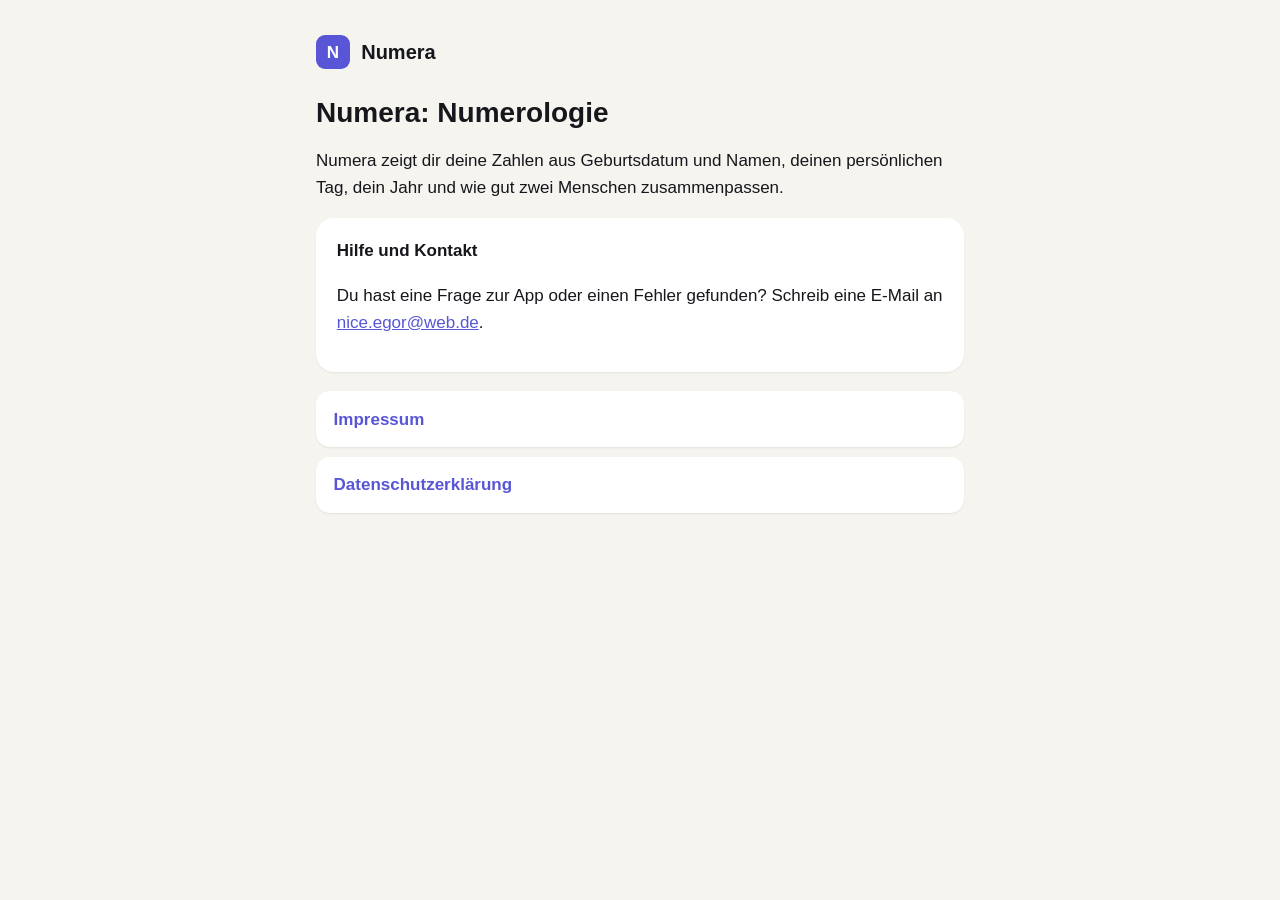
<file: index.html>
<!doctype html>
<html lang="de">
<head>
<meta charset="utf-8">
<meta name="viewport" content="width=device-width, initial-scale=1">
<title>Numera · Numerologie</title>
<meta name="description" content="Numera ist eine Numerologie-App für das iPhone. Hilfe, Kontakt, Impressum und Datenschutz.">
<link rel="stylesheet" href="stil.css">
</head>
<body>
<main>
  <div class="kopf"><span class="marke">N</span><a href="./">Numera</a></div>
  <h1>Numera: Numerologie</h1>
  <p>Numera zeigt dir deine Zahlen aus Geburtsdatum und Namen, deinen persönlichen Tag, dein Jahr und wie gut zwei Menschen zusammenpassen.</p>
  <div class="karte">
    <h2>Hilfe und Kontakt</h2>
    <p>Du hast eine Frage zur App oder einen Fehler gefunden? Schreib eine E-Mail an <a href="mailto:nice.egor@web.de">nice.egor@web.de</a>.</p>
  </div>
  <nav class="links">
    <a href="impressum.html">Impressum</a>
    <a href="datenschutz.html">Datenschutzerklärung</a>
  </nav>
</main>
</body>
</html>
</file>
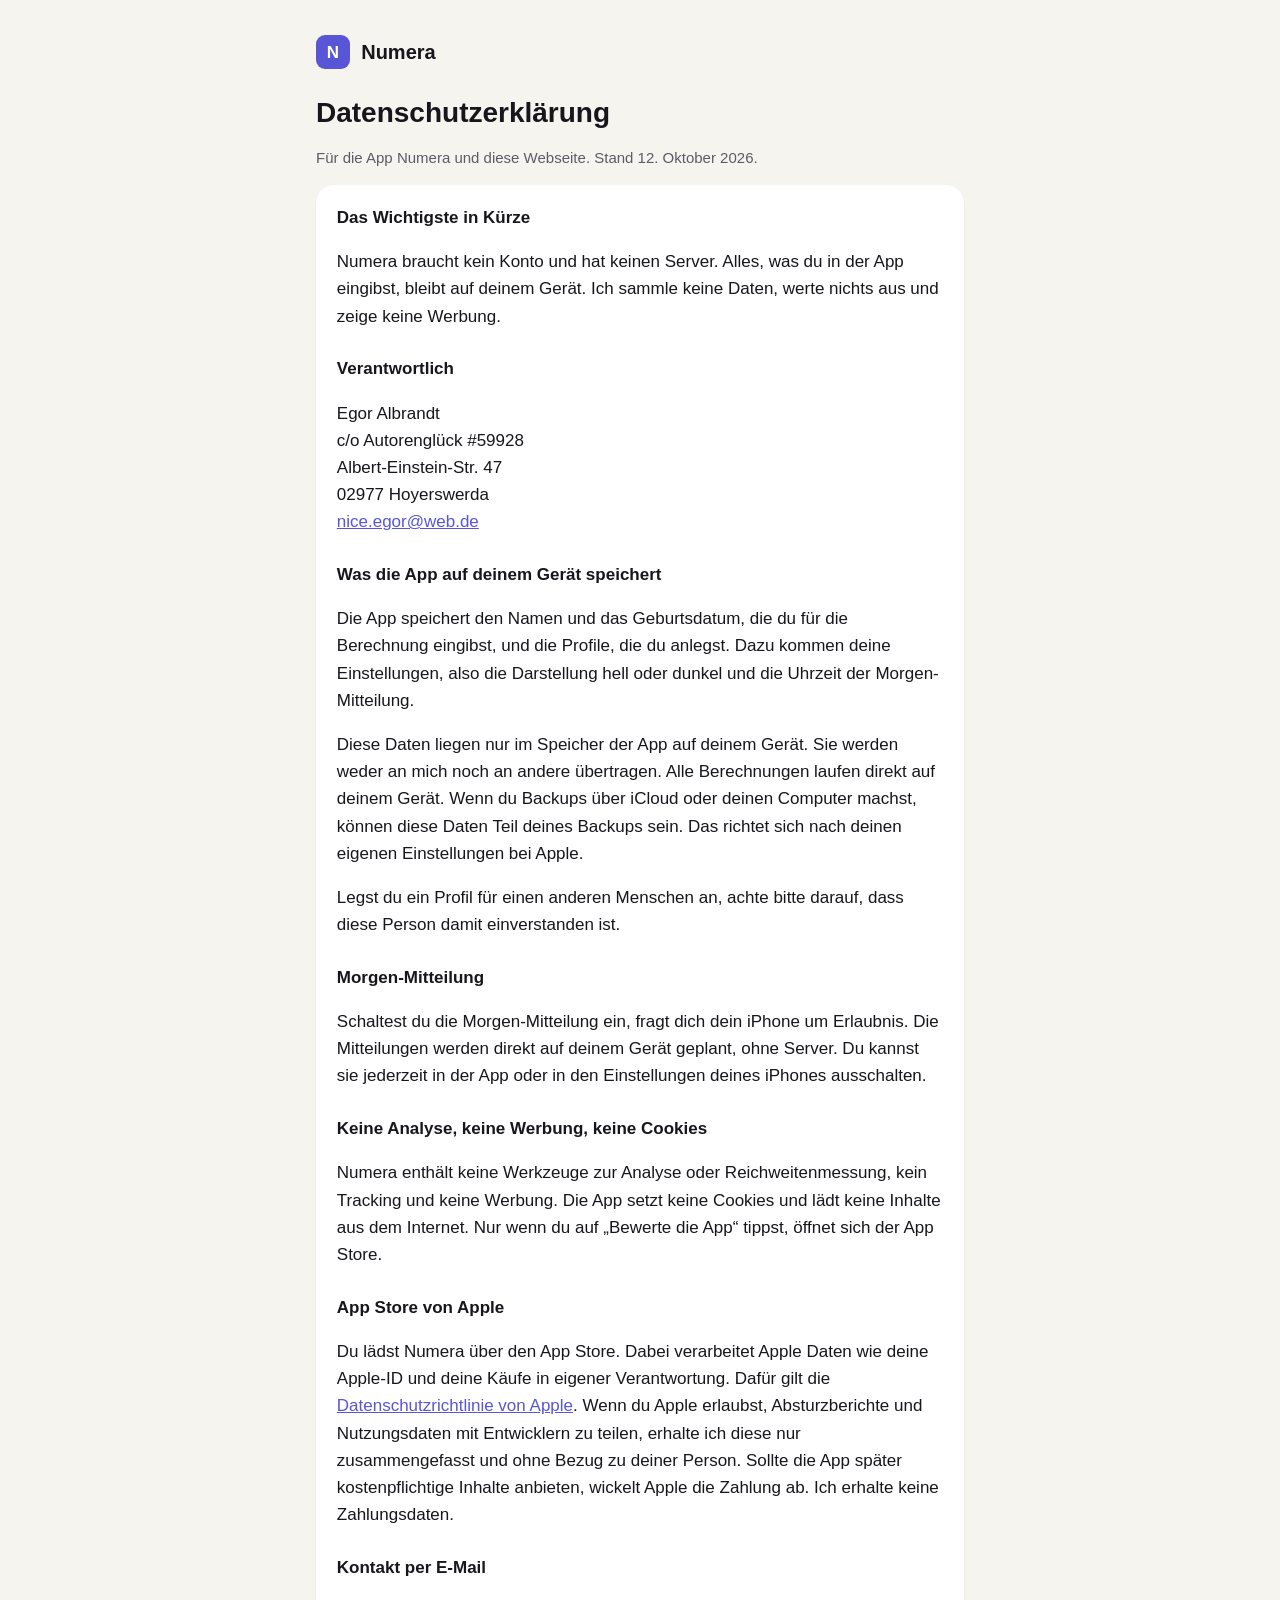
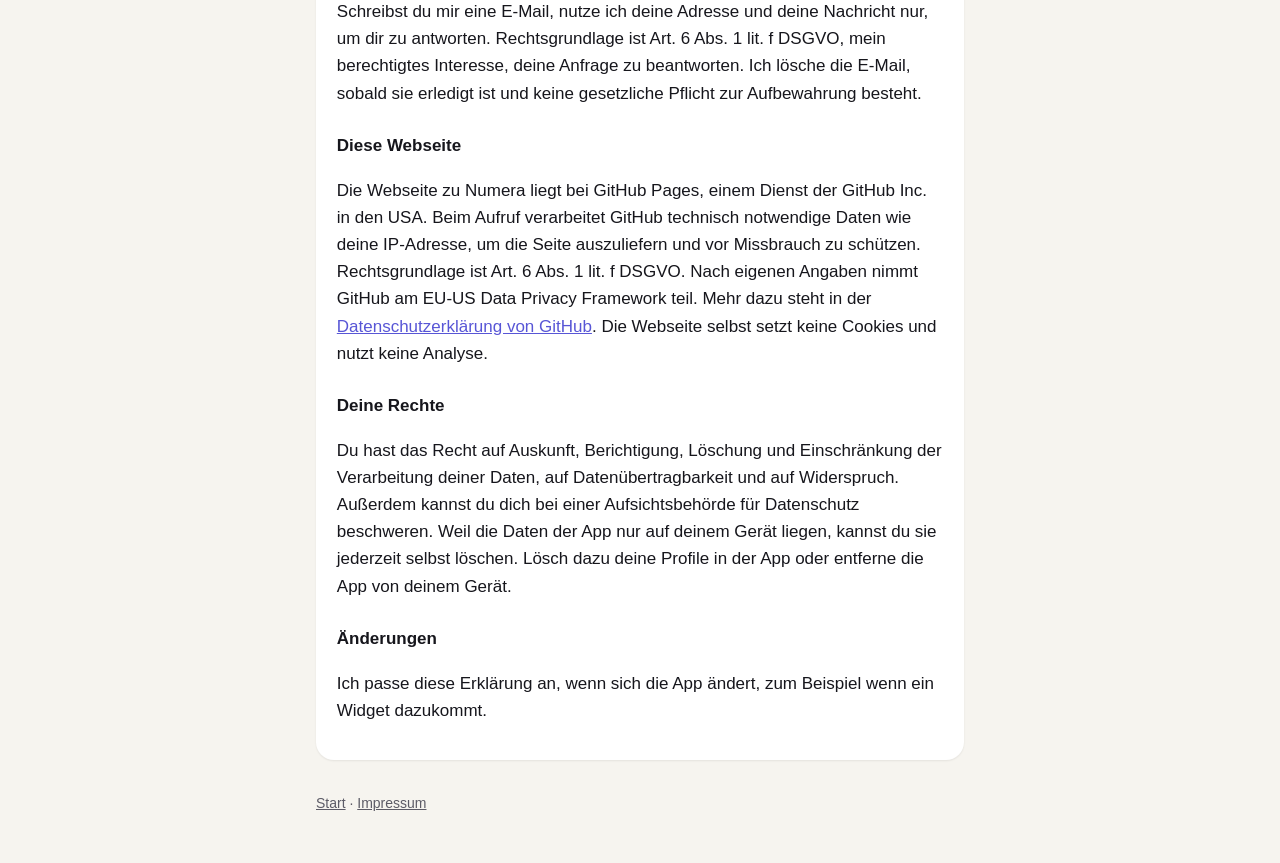
<file: datenschutz.html>
<!doctype html>
<html lang="de">
<head>
<meta charset="utf-8">
<meta name="viewport" content="width=device-width, initial-scale=1">
<title>Datenschutz · Numera</title>
<link rel="stylesheet" href="stil.css">
</head>
<body>
<main>
  <div class="kopf"><span class="marke">N</span><a href="./">Numera</a></div>
  <h1>Datenschutzerklärung</h1>
  <p class="leise">Für die App Numera und diese Webseite. Stand 12. Oktober 2026.</p>
  <div class="karte">
    <h2>Das Wichtigste in Kürze</h2>
    <p>Numera braucht kein Konto und hat keinen Server. Alles, was du in der App eingibst, bleibt auf deinem Gerät. Ich sammle keine Daten, werte nichts aus und zeige keine Werbung.</p>

    <h2>Verantwortlich</h2>
    <p>Egor Albrandt<br>c/o Autorenglück #59928<br>Albert-Einstein-Str. 47<br>02977 Hoyerswerda<br><a href="mailto:nice.egor@web.de">nice.egor@web.de</a></p>

    <h2>Was die App auf deinem Gerät speichert</h2>
    <p>Die App speichert den Namen und das Geburtsdatum, die du für die Berechnung eingibst, und die Profile, die du anlegst. Dazu kommen deine Einstellungen, also die Darstellung hell oder dunkel und die Uhrzeit der Morgen-Mitteilung.</p>
    <p>Diese Daten liegen nur im Speicher der App auf deinem Gerät. Sie werden weder an mich noch an andere übertragen. Alle Berechnungen laufen direkt auf deinem Gerät. Wenn du Backups über iCloud oder deinen Computer machst, können diese Daten Teil deines Backups sein. Das richtet sich nach deinen eigenen Einstellungen bei Apple.</p>
    <p>Legst du ein Profil für einen anderen Menschen an, achte bitte darauf, dass diese Person damit einverstanden ist.</p>

    <h2>Morgen-Mitteilung</h2>
    <p>Schaltest du die Morgen-Mitteilung ein, fragt dich dein iPhone um Erlaubnis. Die Mitteilungen werden direkt auf deinem Gerät geplant, ohne Server. Du kannst sie jederzeit in der App oder in den Einstellungen deines iPhones ausschalten.</p>

    <h2>Keine Analyse, keine Werbung, keine Cookies</h2>
    <p>Numera enthält keine Werkzeuge zur Analyse oder Reichweitenmessung, kein Tracking und keine Werbung. Die App setzt keine Cookies und lädt keine Inhalte aus dem Internet. Nur wenn du auf „Bewerte die App“ tippst, öffnet sich der App Store.</p>

    <h2>App Store von Apple</h2>
    <p>Du lädst Numera über den App Store. Dabei verarbeitet Apple Daten wie deine Apple-ID und deine Käufe in eigener Verantwortung. Dafür gilt die <a href="https://www.apple.com/de/legal/privacy/">Datenschutzrichtlinie von Apple</a>. Wenn du Apple erlaubst, Absturzberichte und Nutzungsdaten mit Entwicklern zu teilen, erhalte ich diese nur zusammengefasst und ohne Bezug zu deiner Person. Sollte die App später kostenpflichtige Inhalte anbieten, wickelt Apple die Zahlung ab. Ich erhalte keine Zahlungsdaten.</p>

    <h2>Kontakt per E-Mail</h2>
    <p>Schreibst du mir eine E-Mail, nutze ich deine Adresse und deine Nachricht nur, um dir zu antworten. Rechtsgrundlage ist Art. 6 Abs. 1 lit. f DSGVO, mein berechtigtes Interesse, deine Anfrage zu beantworten. Ich lösche die E-Mail, sobald sie erledigt ist und keine gesetzliche Pflicht zur Aufbewahrung besteht.</p>

    <h2>Diese Webseite</h2>
    <p>Die Webseite zu Numera liegt bei GitHub Pages, einem Dienst der GitHub Inc. in den USA. Beim Aufruf verarbeitet GitHub technisch notwendige Daten wie deine IP-Adresse, um die Seite auszuliefern und vor Missbrauch zu schützen. Rechtsgrundlage ist Art. 6 Abs. 1 lit. f DSGVO. Nach eigenen Angaben nimmt GitHub am EU-US Data Privacy Framework teil. Mehr dazu steht in der <a href="https://docs.github.com/de/site-policy/privacy-policies/github-general-privacy-statement">Datenschutzerklärung von GitHub</a>. Die Webseite selbst setzt keine Cookies und nutzt keine Analyse.</p>

    <h2>Deine Rechte</h2>
    <p>Du hast das Recht auf Auskunft, Berichtigung, Löschung und Einschränkung der Verarbeitung deiner Daten, auf Datenübertragbarkeit und auf Widerspruch. Außerdem kannst du dich bei einer Aufsichtsbehörde für Datenschutz beschweren. Weil die Daten der App nur auf deinem Gerät liegen, kannst du sie jederzeit selbst löschen. Lösch dazu deine Profile in der App oder entferne die App von deinem Gerät.</p>

    <h2>Änderungen</h2>
    <p>Ich passe diese Erklärung an, wenn sich die App ändert, zum Beispiel wenn ein Widget dazukommt.</p>
  </div>
  <footer><a href="./">Start</a> · <a href="impressum.html">Impressum</a></footer>
</main>
</body>
</html>
</file>
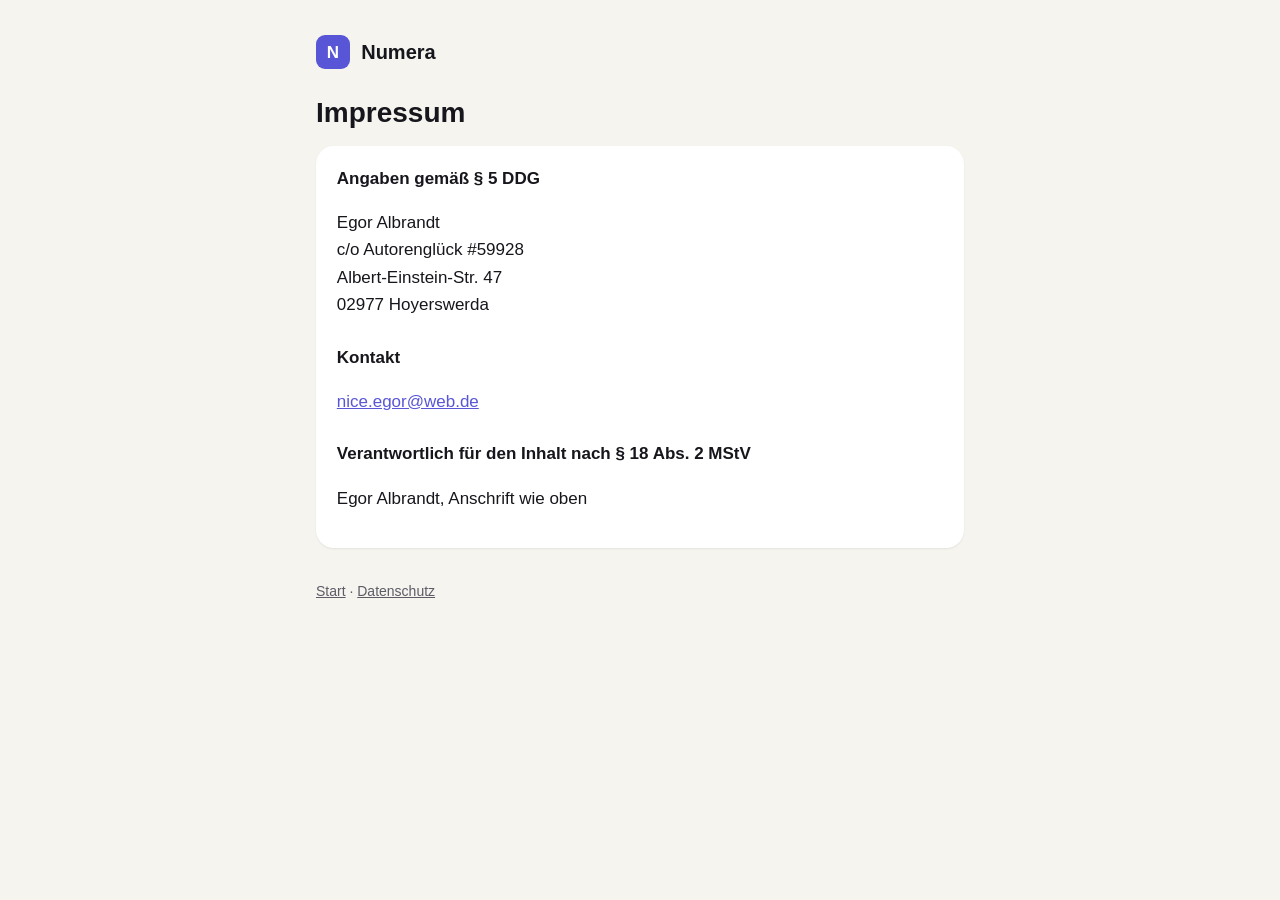
<file: impressum.html>
<!doctype html>
<html lang="de">
<head>
<meta charset="utf-8">
<meta name="viewport" content="width=device-width, initial-scale=1">
<title>Impressum · Numera</title>
<link rel="stylesheet" href="stil.css">
</head>
<body>
<main>
  <div class="kopf"><span class="marke">N</span><a href="./">Numera</a></div>
  <h1>Impressum</h1>
  <div class="karte">
    <h2>Angaben gemäß § 5 DDG</h2>
    <p>Egor Albrandt<br>c/o Autorenglück #59928<br>Albert-Einstein-Str. 47<br>02977 Hoyerswerda</p>
    <h2>Kontakt</h2>
    <p><a href="mailto:nice.egor@web.de">nice.egor@web.de</a></p>
    <h2>Verantwortlich für den Inhalt nach § 18 Abs. 2 MStV</h2>
    <p>Egor Albrandt, Anschrift wie oben</p>
  </div>
  <footer><a href="./">Start</a> · <a href="datenschutz.html">Datenschutz</a></footer>
</main>
</body>
</html>
</file>
<file: stil.css>
:root{
  --bg:#F6F4EF; --card:#FFFFFF; --text:#16161C; --text-2:#5C5B66; --accent:#5856D6; --line:rgba(22,22,28,.08);
  color-scheme:light dark;
}
@media (prefers-color-scheme: dark){
  :root{ --bg:#1C1C20; --card:#2B2B31; --text:#F5F5F7; --text-2:#B4B3BE; --accent:#8B89FF; --line:rgba(255,255,255,.1); }
}
*{box-sizing:border-box;}
body{margin:0;background:var(--bg);color:var(--text);font:17px/1.6 -apple-system,BlinkMacSystemFont,"Segoe UI",Roboto,Helvetica,Arial,sans-serif;-webkit-font-smoothing:antialiased;}
main{max-width:680px;margin:0 auto;padding:2.2rem 16px 3rem;}
.kopf{display:flex;align-items:center;gap:.7rem;margin-bottom:1.6rem;}
.kopf a{color:var(--text);text-decoration:none;font-weight:700;font-size:20px;}
.marke{width:34px;height:34px;border-radius:9px;background:var(--accent);display:inline-flex;align-items:center;justify-content:center;color:#fff;font-weight:700;}
h1{font-size:28px;line-height:1.25;margin:0 0 1rem;}
h2{font-size:17px;margin:1.6rem 0 .4rem;}
p, li{color:var(--text);}
.leise{color:var(--text-2);font-size:15px;}
.karte{background:var(--card);border-radius:18px;padding:1.2rem 1.3rem;box-shadow:0 1px 2px var(--line);}
.karte h2:first-child{margin-top:0;}
a{color:var(--accent);}
nav.links{display:flex;flex-direction:column;gap:.6rem;margin-top:1.2rem;}
nav.links a{display:block;background:var(--card);border-radius:14px;padding:.9rem 1.1rem;text-decoration:none;font-weight:600;box-shadow:0 1px 2px var(--line);}
footer{margin-top:2rem;font-size:14px;color:var(--text-2);}
footer a{color:var(--text-2);}
</file>
